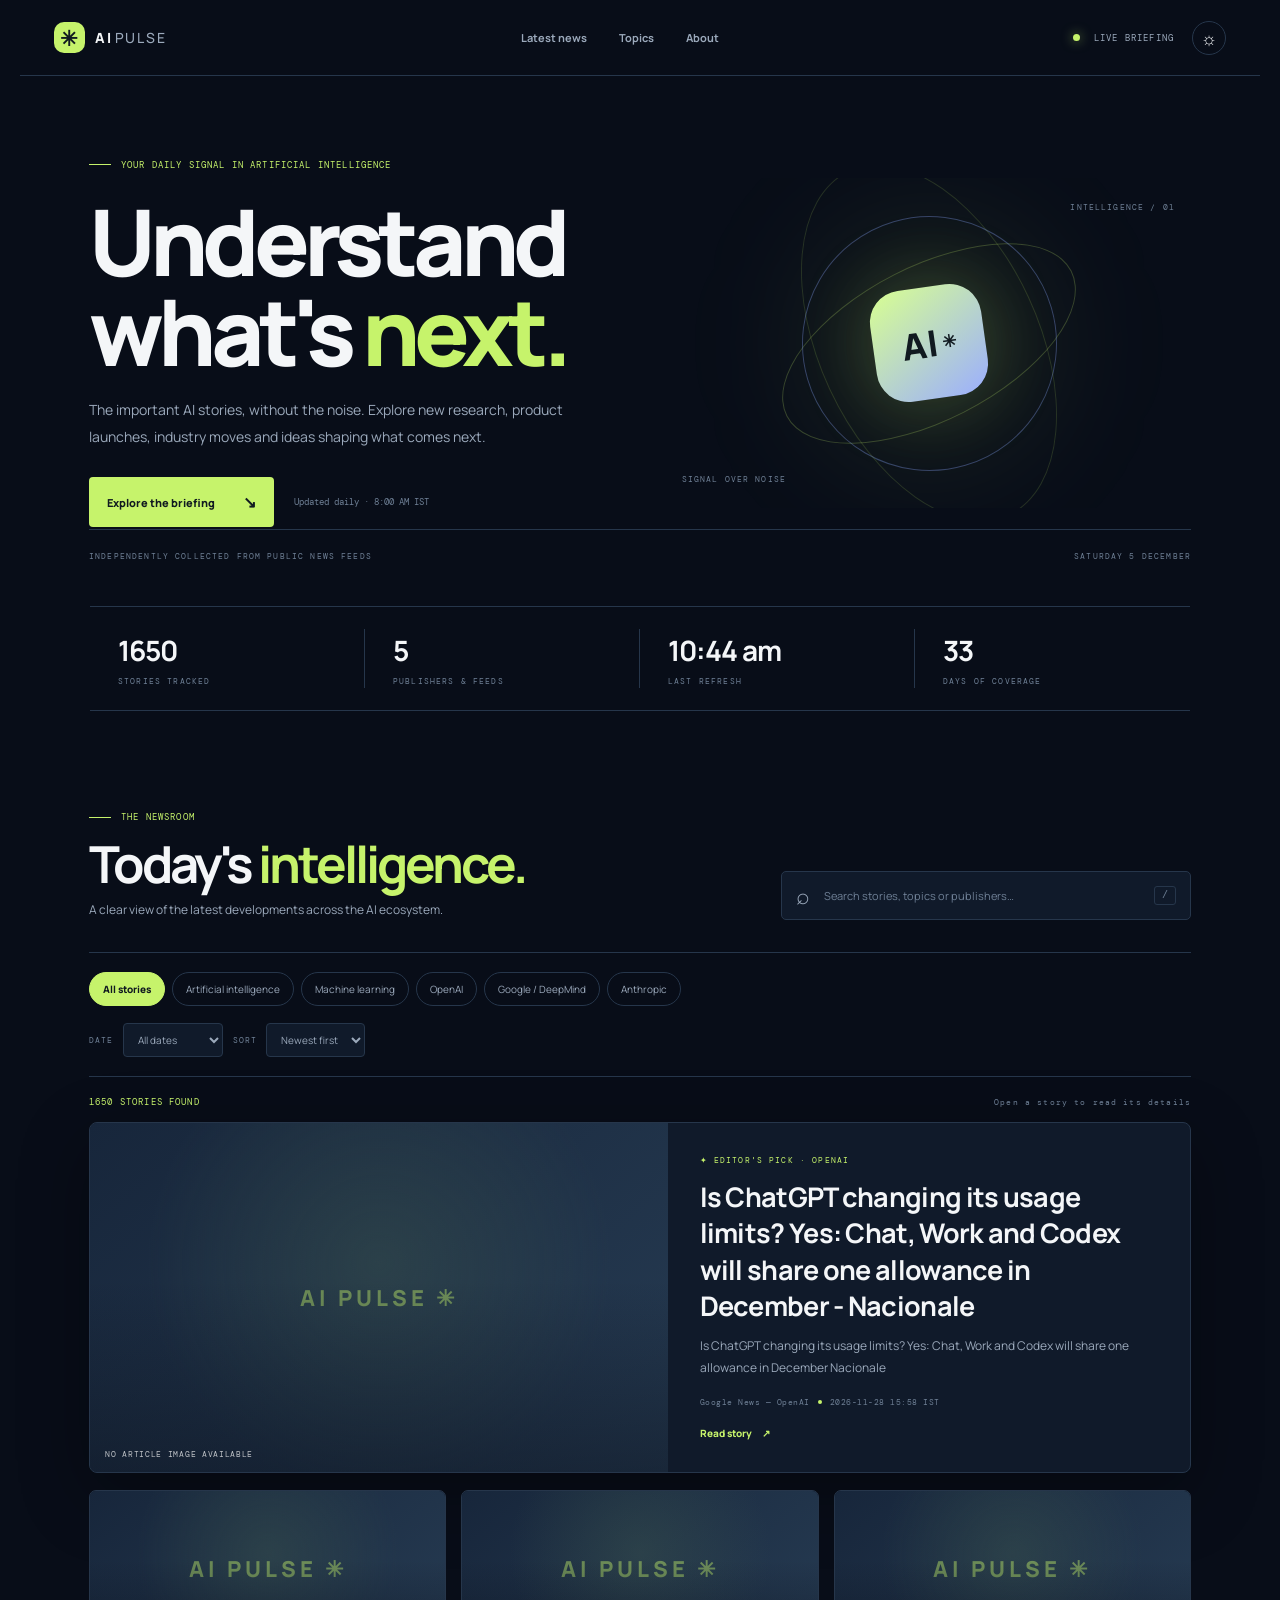
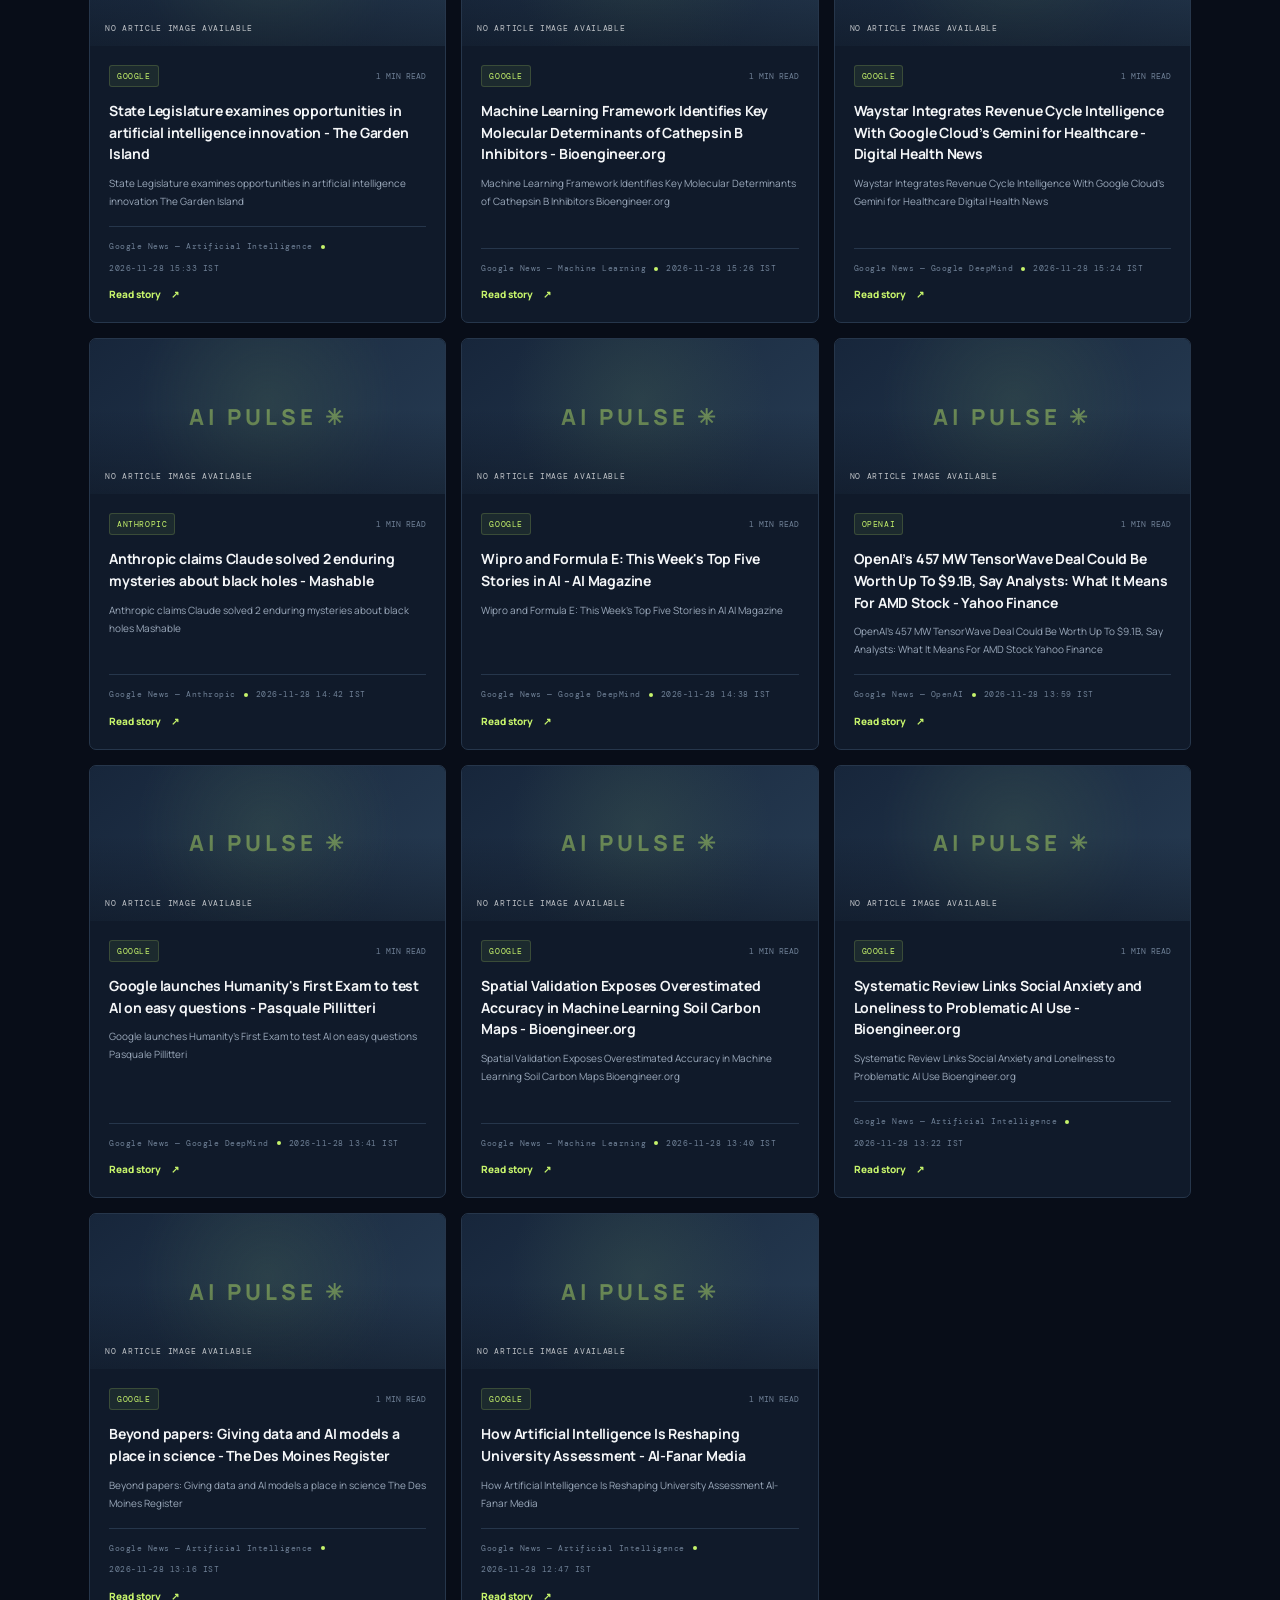
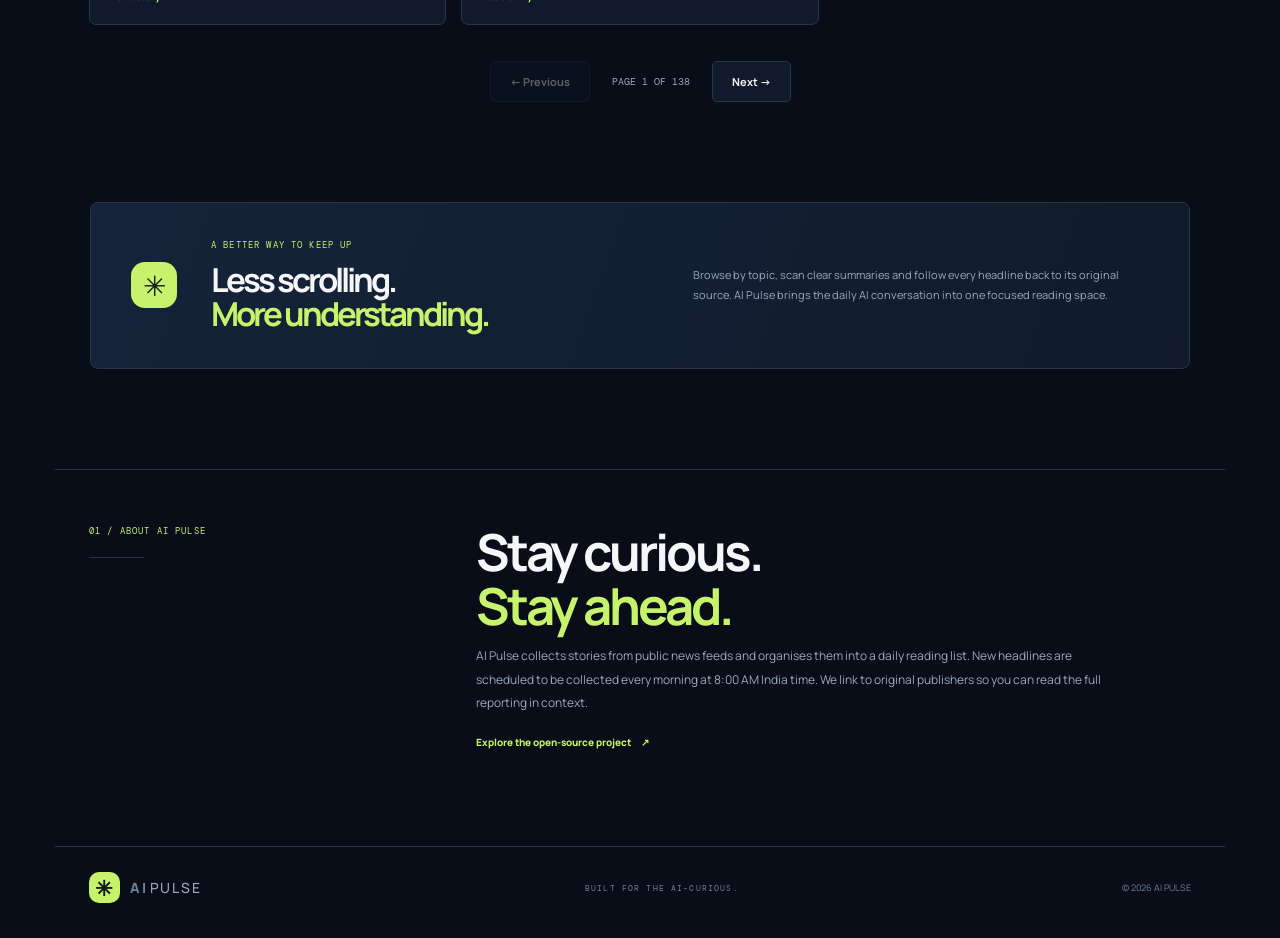
<file: index.html>
<!doctype html>
<html lang="en">
<head>
  <meta charset="utf-8">
  <meta name="viewport" content="width=device-width,initial-scale=1">
  <meta name="theme-color" content="#080d18">
  <meta name="description" content="A smarter, more readable daily briefing on artificial intelligence, machine learning and emerging technology.">
  <title>AI Pulse — The Daily AI Briefing</title>
  <link rel="preconnect" href="https://fonts.googleapis.com">
  <link rel="preconnect" href="https://fonts.gstatic.com" crossorigin>
  <link href="https://fonts.googleapis.com/css2?family=DM+Mono:wght@400;500&family=Manrope:wght@400;500;600;700;800&display=swap" rel="stylesheet">
  <link rel="stylesheet" href="styles.css">
</head>
<body>
  <header class="site-header">
    <a class="brand" href="./" aria-label="AI Pulse home"><span class="brand-mark">✳</span><span>AI<span class="brand-light">PULSE</span></span></a>
    <nav aria-label="Main navigation"><a href="#latest">Latest news</a><a href="#topics">Topics</a><a href="#about">About</a></nav>
    <div class="header-actions"><span class="live"><i></i> LIVE BRIEFING</span><button id="themeToggle" class="icon-button" aria-label="Toggle light and dark theme" title="Toggle theme">☼</button></div>
  </header>

  <main>
    <section class="hero">
      <div class="hero-copy">
        <div class="eyebrow"><span class="eyebrow-line"></span> YOUR DAILY SIGNAL IN ARTIFICIAL INTELLIGENCE</div>
        <h1>Understand<br>what's <em>next.</em></h1>
        <p class="hero-intro">The important AI stories, without the noise. Explore new research, product launches, industry moves and ideas shaping what comes next.</p>
        <div class="hero-actions"><a class="primary-button" href="#latest">Explore the briefing <span>↘</span></a><span class="updated-note">Updated daily · 8:00 AM IST</span></div>
      </div>
      <div class="hero-visual" aria-label="Abstract artificial intelligence network illustration">
        <div class="visual-glow"></div><div class="orbit orbit-one"></div><div class="orbit orbit-two"></div><div class="orbit orbit-three"></div>
        <div class="core"><span>AI</span><b>✳</b></div>
        <span class="visual-label label-top">INTELLIGENCE / 01</span><span class="visual-label label-bottom">SIGNAL OVER NOISE</span>
      </div>
      <div class="hero-bottom"><span>INDEPENDENTLY COLLECTED FROM PUBLIC NEWS FEEDS</span><span id="today"></span></div>
    </section>

    <section class="stats" aria-label="News briefing statistics">
      <div><strong id="count">—</strong><span>STORIES TRACKED</span></div><div><strong id="sources">—</strong><span>PUBLISHERS & FEEDS</span></div><div><strong id="updated">—</strong><span>LAST REFRESH</span></div><div><strong id="days">—</strong><span>DAYS OF COVERAGE</span></div>
    </section>

    <section id="latest" class="newsroom">
      <div class="section-heading">
        <div><div class="eyebrow"><span class="eyebrow-line"></span> THE NEWSROOM</div><h2>Today's <em>intelligence.</em></h2><p class="section-description">A clear view of the latest developments across the AI ecosystem.</p></div>
        <label class="search-box"><span>⌕</span><input id="search" type="search" placeholder="Search stories, topics or publishers…" aria-label="Search news"><kbd>/</kbd></label>
      </div>

      <div id="topics" class="toolbar">
        <div class="filters" aria-label="Filter by topic">
          <button class="filter active" data-cat="All">All stories</button><button class="filter" data-cat="AI">Artificial intelligence</button><button class="filter" data-cat="Machine Learning">Machine learning</button><button class="filter" data-cat="OpenAI">OpenAI</button><button class="filter" data-cat="Google">Google / DeepMind</button><button class="filter" data-cat="Anthropic">Anthropic</button>
        </div>
        <div class="view-controls"><label class="select-wrap"><span>DATE</span><select id="date" aria-label="Filter by date"><option value="all">All dates</option></select></label><label class="select-wrap"><span>SORT</span><select id="sort" aria-label="Sort stories"><option value="newest">Newest first</option><option value="oldest">Oldest first</option><option value="title">Title A–Z</option></select></label></div>
      </div>

      <div class="feed-status"><p id="result" aria-live="polite">Loading stories…</p><span class="feed-note">Open a story to read its details</span></div>
      <div id="featured"></div>
      <div id="grid" class="news-grid"><div class="loading">Gathering today's AI signals…</div></div>
      <div id="pagination" class="pagination" aria-label="News pages"></div>
      <div id="empty" class="empty-state" hidden><span>⌕</span><h3>No matching stories</h3><p>Try another keyword or clear your filters.</p></div>
    </section>

    <section class="reading-note">
      <div class="note-icon">✳</div><div><span class="eyebrow">A BETTER WAY TO KEEP UP</span><h2>Less scrolling.<br><em>More understanding.</em></h2></div><p>Browse by topic, scan clear summaries and follow every headline back to its original source. AI Pulse brings the daily AI conversation into one focused reading space.</p>
    </section>

    <section id="about" class="about">
      <div class="about-label"><span class="eyebrow">01 / ABOUT AI PULSE</span><span class="about-rule"></span></div>
      <div><h2>Stay curious.<br><em>Stay ahead.</em></h2><p>AI Pulse collects stories from public news feeds and organises them into a daily reading list. New headlines are scheduled to be collected every morning at 8:00 AM India time. We link to original publishers so you can read the full reporting in context.</p><a href="https://github.com/Rohankashyap5526/AI_news" target="_blank" rel="noopener">Explore the open-source project <span>↗</span></a></div>
    </section>
  </main>

  <footer><a class="brand" href="./"><span class="brand-mark">✳</span><span>AI<span class="brand-light">PULSE</span></span></a><span class="footer-tag">BUILT FOR THE AI-CURIOUS.</span><span>© <span id="year"></span> AI PULSE</span></footer>
  <script src="app.js"></script>
</body>
</html>
</file>
<file: styles.css>
:root{color-scheme:dark;--bg:#080d18;--surface:#101a2a;--surface-2:#142238;--text:#f4f6f8;--muted:#9ba9bb;--subtle:#6f8096;--line:#26364b;--accent:#c6f36b;--accent-ink:#111a20;--shadow:0 22px 70px #0005}
*{box-sizing:border-box}html{scroll-behavior:smooth;scroll-padding-top:90px}body{margin:0;background:var(--bg);color:var(--text);font-family:Manrope,Arial,sans-serif;-webkit-font-smoothing:antialiased}a{color:inherit;text-decoration:none}button,input,select{font:inherit}button,a,select{ -webkit-tap-highlight-color:transparent}
.site-header{height:76px;max-width:1240px;margin:auto;padding:0 34px;display:flex;align-items:center;justify-content:space-between;border-bottom:1px solid var(--line)}.brand{display:flex;align-items:center;gap:10px;font-weight:800;letter-spacing:1.8px;font-size:14px}.brand-mark{display:grid;place-items:center;width:31px;height:31px;border-radius:10px;background:var(--accent);color:#111a20;font-size:21px}.brand-light{font-weight:500;color:var(--muted);margin-left:2px}.site-header nav{display:flex;gap:32px;color:var(--muted);font-size:11px;font-weight:700}.site-header nav a:hover,footer a:hover{color:var(--accent)}.header-actions{display:flex;align-items:center;gap:18px}.live,.eyebrow,.hero-bottom,.stats span,.visual-label,.select-wrap>span,.feed-status>p,.feed-note,.meta,.tag,.footer-tag,.about-label{font-family:'DM Mono',monospace;letter-spacing:1.15px}.live{font-size:9px;color:var(--muted)}.live i{display:inline-block;width:7px;height:7px;border-radius:50%;background:var(--accent);margin-right:8px;box-shadow:0 0 12px #c6f36b99}.icon-button{width:34px;height:34px;border:1px solid var(--line);border-radius:50%;background:transparent;color:var(--text);cursor:pointer;font-size:18px}.icon-button:hover{border-color:var(--accent);color:var(--accent)}
.hero{max-width:1170px;min-height:510px;margin:auto;padding:82px 34px 24px;display:grid;grid-template-columns:1.05fr .95fr;align-items:center;position:relative}.eyebrow{display:flex;align-items:center;gap:10px;font-size:9px;color:var(--accent)}.eyebrow-line{width:22px;height:1px;background:var(--accent)}h1{font-size:clamp(62px,7.2vw,92px);letter-spacing:-6px;line-height:.98;margin:25px 0 21px;font-weight:800}h1 em,h2 em{font-style:normal;color:var(--accent)}.hero-intro{max-width:490px;color:var(--muted);font-size:14px;line-height:1.9}.hero-actions{display:flex;align-items:center;gap:20px;margin-top:27px}.primary-button{display:inline-flex;align-items:center;gap:28px;padding:14px 18px;background:var(--accent);color:var(--accent-ink);font-size:11px;font-weight:800;border-radius:4px;transition:transform .2s,box-shadow .2s}.primary-button:hover{transform:translateY(-2px);box-shadow:0 10px 28px #c6f36b22}.primary-button span{font-size:16px}.updated-note{font:9px 'DM Mono',monospace;color:var(--subtle)}
.hero-visual{height:330px;position:relative;display:grid;place-items:center;overflow:hidden}.visual-glow{position:absolute;width:240px;height:240px;background:#c6f36b18;filter:blur(65px);border-radius:50%}.orbit{position:absolute;border:1px solid #c6f36b3b;border-radius:50%;width:320px;height:155px;transform:rotate(-27deg)}.orbit-two{width:255px;height:255px;transform:rotate(52deg);border-color:#8ba8ff55}.orbit-three{width:380px;height:220px;transform:rotate(65deg);border-color:#c6f36b25}.core{width:112px;height:112px;border-radius:32px;background:linear-gradient(145deg,#d8ff91,#9baeff);display:flex;align-items:center;justify-content:center;gap:4px;color:#111a20;font-size:36px;font-weight:800;transform:rotate(-8deg);box-shadow:0 0 75px #c6f36b35;z-index:1}.core b{font-size:17px}.visual-label{position:absolute;color:var(--subtle);font-size:8px}.label-top{top:24px;right:16px}.label-bottom{bottom:24px;left:14px}.hero-bottom{grid-column:1/-1;border-top:1px solid var(--line);padding-top:21px;display:flex;justify-content:space-between;color:var(--subtle);font-size:8px}
.stats{max-width:1100px;margin:20px auto 100px;padding:22px 0;border-block:1px solid var(--line);display:grid;grid-template-columns:repeat(4,1fr)}.stats div{padding:2px 28px;border-right:1px solid var(--line);display:flex;flex-direction:column;gap:7px}.stats div:last-child{border:0}.stats strong{font-size:28px;letter-spacing:-1px}.stats span{font-size:8px;color:var(--subtle)}
.newsroom{max-width:1170px;margin:0 auto;padding:0 34px 95px}.section-heading{display:flex;align-items:end;justify-content:space-between;gap:30px;margin-bottom:32px}h2{font-size:clamp(38px,4.2vw,51px);letter-spacing:-3px;line-height:1.05;margin:14px 0 9px}.section-description{color:var(--muted);font-size:12px;line-height:1.7;margin:0}.search-box{width:min(410px,43%);height:49px;display:flex;align-items:center;gap:12px;padding:0 14px;border:1px solid var(--line);border-radius:5px;background:var(--surface);color:var(--muted)}.search-box>span{font-size:23px}.search-box input{width:100%;border:0;outline:0;background:transparent;color:var(--text);font-size:11px}.search-box input::placeholder{color:var(--subtle)}kbd{border:1px solid var(--line);border-radius:3px;padding:3px 7px;font-size:10px;color:var(--subtle)}
.toolbar{display:flex;flex-direction:column;gap:17px;padding:19px 0;border-block:1px solid var(--line)}.filters{display:flex;gap:7px;flex-wrap:wrap}.filter{border:1px solid var(--line);border-radius:30px;background:transparent;color:var(--muted);padding:9px 13px;font-size:10px;cursor:pointer;transition:.18s}.filter:hover,.filter.active{background:var(--accent);border-color:var(--accent);color:var(--accent-ink);font-weight:800}.view-controls{display:flex;gap:10px;align-items:center}.select-wrap{display:flex;align-items:center;gap:9px;color:var(--subtle)}.select-wrap>span{font-size:8px}.select-wrap select{background:var(--surface);border:1px solid var(--line);color:var(--muted);padding:8px 10px;border-radius:4px;font-size:10px;outline:none}.feed-status{display:flex;align-items:center;justify-content:space-between;margin:19px 0 14px}.feed-status>p{font-size:9px;color:var(--accent);margin:0}.feed-note{font-size:8px;color:var(--subtle)}
.feature{display:grid;grid-template-columns:1.05fr .95fr;min-height:310px;overflow:hidden;border:1px solid var(--line);border-radius:8px;background:var(--surface);margin-bottom:17px;box-shadow:var(--shadow)}.story-image{position:relative;overflow:hidden;background:linear-gradient(140deg,#17263b,#263b52)}.story-image img{display:block;width:100%;height:100%;min-height:210px;object-fit:cover;transition:transform .6s}.story-image:hover img{transform:scale(1.045)}.story-image:after{content:"";position:absolute;inset:0;background:linear-gradient(0deg,#080d1870,transparent 55%);pointer-events:none}.image-credit{position:absolute;z-index:1;left:15px;bottom:13px;color:#ffffffb8;font:8px 'DM Mono',monospace;letter-spacing:.7px}.feature-copy{padding:32px;display:flex;flex-direction:column;justify-content:center}.tag{font-size:8px;color:var(--accent)}.feature h3{font-size:clamp(20px,2.2vw,27px);line-height:1.35;letter-spacing:-.7px;margin:14px 0 10px}.feature p,.card p{font-size:12px;line-height:1.85;color:var(--muted);margin:0 0 18px}.meta{font-size:8px;color:var(--subtle);letter-spacing:.5px;display:flex;align-items:center;gap:8px;flex-wrap:wrap}.source-dot{width:4px;height:4px;border-radius:50%;background:var(--accent);display:inline-block}.read-link{display:inline-flex;align-items:center;gap:10px;color:var(--accent);font-size:10px;font-weight:800;margin-top:19px}.read-link:hover{gap:15px}
.news-grid{display:grid;grid-template-columns:repeat(3,minmax(0,1fr));gap:15px}.card{min-width:0;overflow:hidden;border:1px solid var(--line);border-radius:7px;background:var(--surface);display:flex;flex-direction:column;transition:transform .2s,border-color .2s,box-shadow .2s}.card:hover{transform:translateY(-3px);border-color:#829e58;box-shadow:0 16px 40px #0003}.card .story-image{height:155px;flex:none}.card .story-image img{min-height:155px}.card-copy{padding:19px;display:flex;flex-direction:column;flex:1}.card-topline{display:flex;align-items:center;justify-content:space-between;gap:8px}.topic-pill{font:8px 'DM Mono',monospace;letter-spacing:.6px;color:var(--accent);background:#c6f36b12;border:1px solid #c6f36b2b;padding:5px 7px;border-radius:3px}.reading-time{font:8px 'DM Mono',monospace;color:var(--subtle)}.card h3{font-size:14px;line-height:1.55;letter-spacing:-.2px;margin:13px 0 9px}.card p{font-size:10px;line-height:1.8;margin-bottom:16px}.card-bottom{margin-top:auto;border-top:1px solid var(--line);padding-top:13px}.card-bottom .meta{line-height:1.7}.card-bottom .read-link{margin-top:12px}.loading,.empty-state{text-align:center;padding:60px 20px;color:var(--muted);background:var(--surface);border:1px solid var(--line);border-radius:7px}.empty-state>span{font-size:35px;color:var(--accent)}.empty-state h3{color:var(--text);margin-bottom:5px}.empty-state p{font-size:12px}
.reading-note{max-width:1100px;margin:0 auto 100px;padding:36px 40px;display:grid;grid-template-columns:55px 1fr 1fr;align-items:center;gap:25px;border:1px solid var(--line);border-radius:8px;background:linear-gradient(110deg,#15243a,#101a2a)}.note-icon{width:46px;height:46px;display:grid;place-items:center;border-radius:14px;background:var(--accent);color:#111a20;font-size:28px}.reading-note h2{font-size:33px;margin:12px 0 0}.reading-note>p{font-size:11px;line-height:1.9;color:var(--muted);margin:0}
.about{max-width:1170px;margin:0 auto;padding:55px 34px 95px;border-top:1px solid var(--line);display:grid;grid-template-columns:1fr 2fr;gap:30px}.about-label{display:flex;flex-direction:column;gap:20px;color:var(--accent);font-size:9px}.about-rule{height:1px;width:55px;background:var(--line)}.about h2{margin-top:0}.about p{max-width:650px;color:var(--muted);font-size:12px;line-height:1.95}.about a{display:inline-flex;gap:10px;margin-top:9px;color:var(--accent);font-size:10px;font-weight:800}
footer{max-width:1170px;margin:auto;padding:25px 34px 35px;border-top:1px solid var(--line);display:flex;align-items:center;justify-content:space-between;color:var(--subtle);font-size:9px}.footer-tag{font-size:8px}
body.light{color-scheme:light;--bg:#f4f6f0;--surface:#fff;--surface-2:#f0f4e9;--text:#17202d;--muted:#637084;--subtle:#8792a1;--line:#dce2d6;--accent:#5a801a;--accent-ink:#fff;--shadow:0 18px 55px #17202d10}body.light .feature,body.light .reading-note{background:#edf2e6}body.light .visual-glow{background:#7ba63b18}body.light .orbit{border-color:#5a801a35}body.light .orbit-two{border-color:#7a8fc955}
@media(max-width:850px){.hero{padding-top:65px}.stats{margin-inline:25px}.news-grid{grid-template-columns:repeat(2,minmax(0,1fr))}.reading-note{margin-inline:25px;grid-template-columns:48px 1fr}.reading-note>p{grid-column:2}.section-heading{align-items:start;flex-direction:column}.search-box{width:100%}}
@media(max-width:600px){.site-header{height:66px;padding:0 18px}.site-header nav{gap:14px;font-size:9px}.live{display:none}.header-actions{gap:8px}.hero{display:block;padding:57px 20px 20px;min-height:0}.hero-visual{height:235px;margin-top:12px}.orbit{width:270px;height:130px}.orbit-two{width:215px;height:215px}.orbit-three{width:315px;height:180px}.core{width:88px;height:88px;font-size:29px;border-radius:25px}h1{font-size:65px;letter-spacing:-4px}.hero-intro{font-size:12px}.hero-actions{gap:12px;flex-wrap:wrap}.updated-note{font-size:8px}.hero-bottom{font-size:7px;gap:15px}.stats{margin:20px 18px 70px;grid-template-columns:repeat(2,1fr);row-gap:18px}.stats div{padding:5px 14px;border-right:1px solid var(--line)}.stats div:nth-child(2){border:0}.stats div:nth-child(3){padding-top:14px}.stats div:nth-child(4){padding-top:14px;border:0}.stats strong{font-size:24px}.newsroom{padding:0 18px 65px}.section-heading{gap:17px}h2{font-size:39px}.section-description{font-size:11px}.toolbar{gap:13px}.filters{gap:6px}.filter{font-size:9px;padding:8px 10px}.view-controls{flex-wrap:wrap}.select-wrap{gap:5px}.select-wrap select{padding:8px 7px;font-size:9px}.feed-status{align-items:start;gap:10px}.feed-note{max-width:145px;text-align:right;line-height:1.6}.feature{grid-template-columns:1fr}.feature .story-image{height:190px}.feature-copy{padding:22px}.feature h3{font-size:21px}.news-grid{grid-template-columns:1fr;gap:12px}.card{display:grid;grid-template-columns:112px 1fr;min-height:180px}.card .story-image{height:100%;min-height:180px}.card .story-image img{min-height:180px}.card-copy{padding:13px}.card h3{font-size:12px;margin:10px 0 6px}.card p{font-size:9px;line-height:1.65;margin-bottom:10px}.card-bottom{padding-top:9px}.card-bottom .read-link{margin-top:8px}.topic-pill{font-size:7px}.reading-note{margin:0 18px 65px;padding:23px;grid-template-columns:40px 1fr;gap:15px}.note-icon{width:38px;height:38px;font-size:23px}.reading-note h2{font-size:28px}.reading-note>p{font-size:10px}.about{padding:40px 20px 65px;grid-template-columns:1fr;gap:23px}.about h2{font-size:40px}footer{padding:22px 18px 28px;gap:13px;flex-wrap:wrap}.footer-tag{display:none}}
@media(prefers-reduced-motion:reduce){html{scroll-behavior:auto}*,*:before,*:after{transition:none!important}}

.pagination{display:flex;align-items:center;justify-content:center;gap:22px;padding:36px 0 5px}.pagination button{border:1px solid var(--line);background:var(--surface);color:var(--text);padding:12px 19px;border-radius:5px;font-size:11px;font-weight:700;cursor:pointer}.pagination button:hover:not(:disabled){background:var(--accent);color:var(--accent-ink)}.pagination button:disabled{opacity:.35;cursor:not-allowed}.pagination span{font:10px 'DM Mono',monospace;color:var(--muted)}
.image-fallback{display:grid;place-items:center;background:radial-gradient(circle at 50% 40%,#415c5060,transparent 65%),linear-gradient(140deg,#17263b,#263b52)}.image-placeholder{font-weight:800;letter-spacing:4px;font-size:22px;color:#c6f36b70}.article-layout{max-width:920px;margin:0 auto;padding:70px 28px 110px;min-height:75vh}.article-back{display:inline-block;color:var(--accent);font:10px 'DM Mono',monospace;letter-spacing:1px;margin-bottom:40px}.article-category{font:11px 'DM Mono',monospace;letter-spacing:1.5px;color:var(--accent)}.article-title{font-size:clamp(35px,5.5vw,65px);line-height:1.18;letter-spacing:-2px;margin:20px 0 26px}.article-byline{display:flex;flex-wrap:wrap;gap:24px;color:var(--muted);font-size:11px;padding-bottom:24px;border-bottom:1px solid var(--line)}.article-cover{margin-top:30px;border-radius:8px;overflow:hidden;background:var(--surface)}.article-cover img{display:block;width:100%;max-height:480px;object-fit:cover}.article-body{max-width:690px;margin:45px auto 0}.article-body h2{font-size:29px;letter-spacing:-1px}.article-body>p{font-size:16px;line-height:2;color:var(--muted)}.article-disclaimer{border-left:3px solid var(--accent);padding:14px 20px;background:var(--surface);font-size:12px!important;margin:28px 0}.article-body .primary-button{margin-top:10px}
@media(max-width:600px){.pagination{gap:12px}.pagination button{padding:10px 12px}.article-layout{padding:45px 20px 75px}.article-title{letter-spacing:-1px}.article-body>p{font-size:14px}}
</file>
